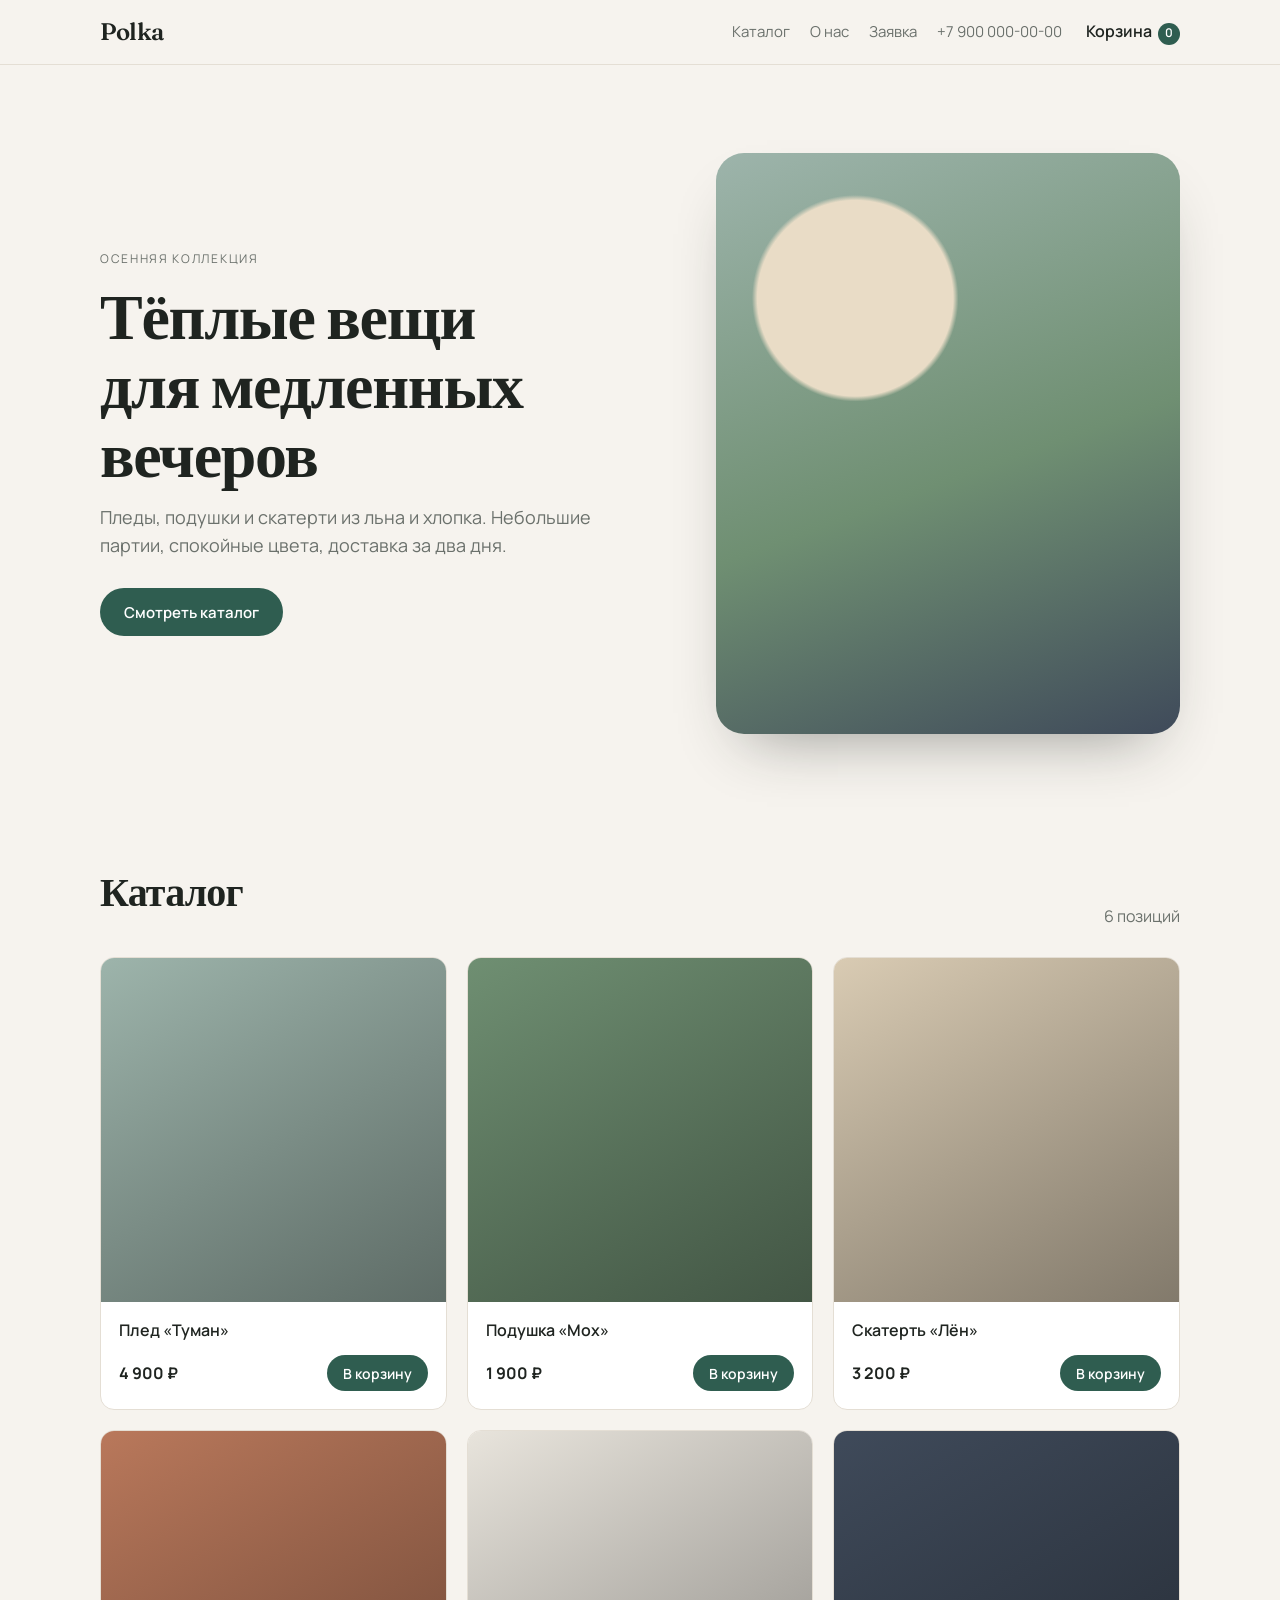
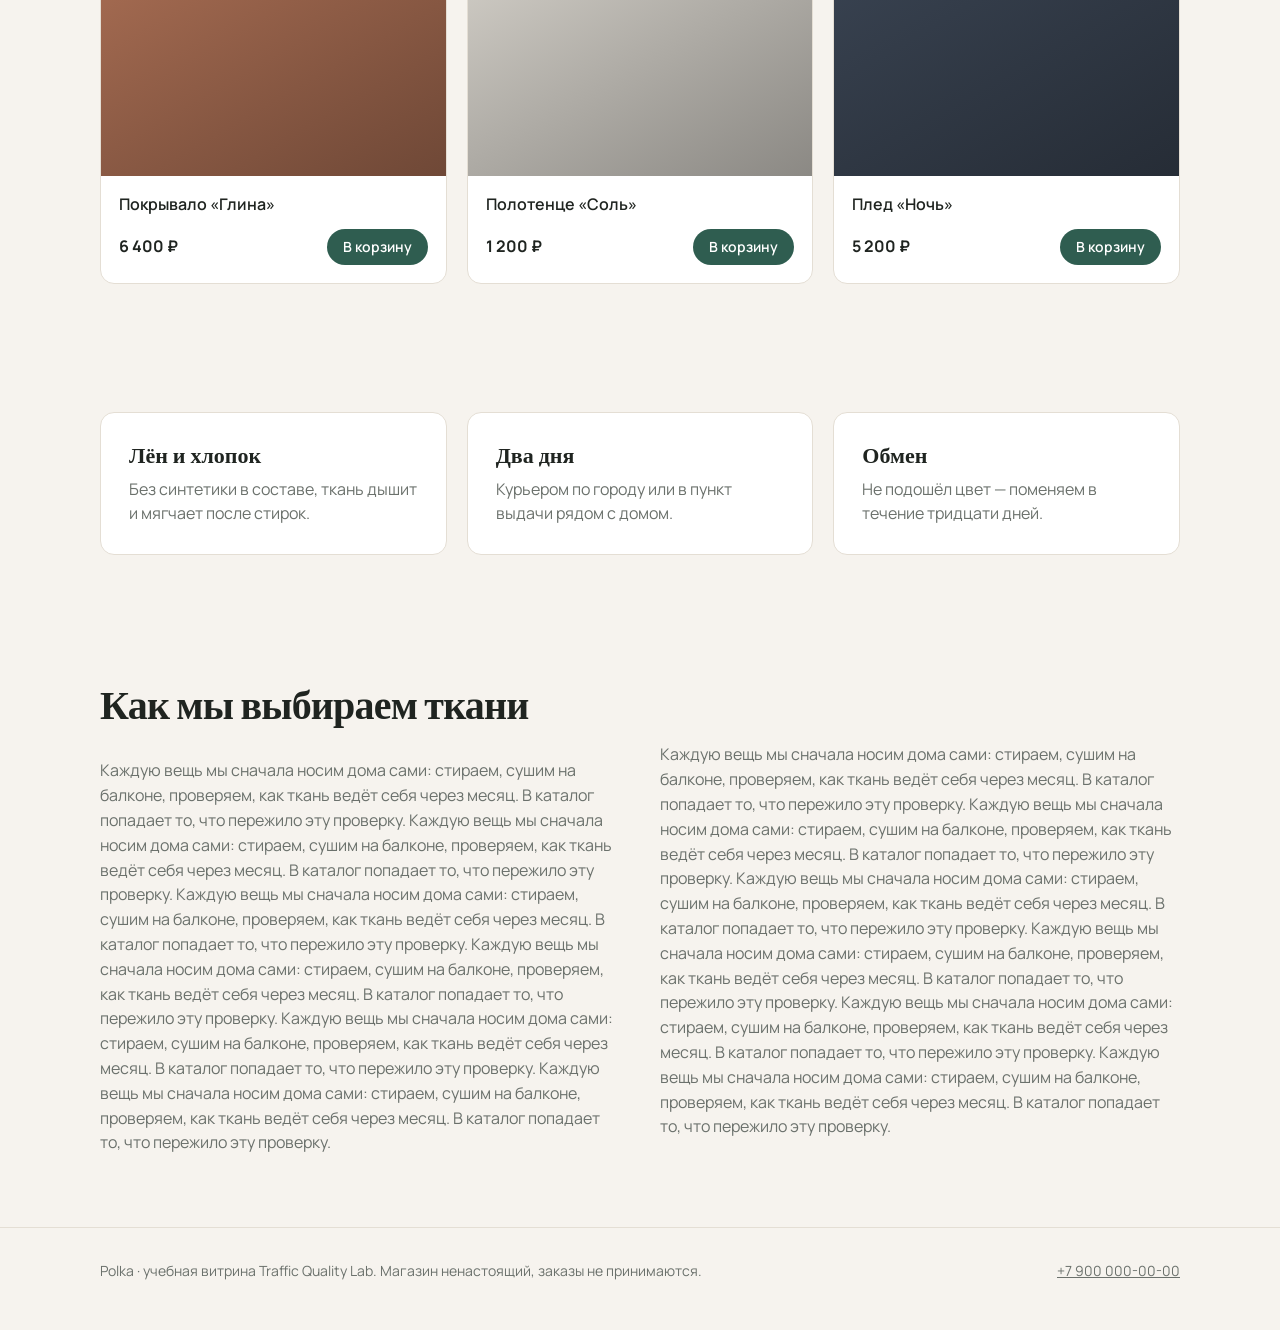
<file: site/index.html>
<!doctype html>
<html lang="ru">
<head>
<meta charset="utf-8">
<meta name="viewport" content="width=device-width, initial-scale=1">
<title>Polka — домашний текстиль</title>
<meta name="description" content="Polka — учебная витрина проекта Traffic Quality Lab. Данные и трафик синтетические.">
<link rel="preconnect" href="https://fonts.googleapis.com">
<link rel="preconnect" href="https://fonts.gstatic.com" crossorigin>
<link href="https://fonts.googleapis.com/css2?family=Fraunces:opsz,wght@9..144,600&family=Manrope:wght@400;600;700&display=swap" rel="stylesheet">
<link rel="stylesheet" href="assets/style.css">
<script src="assets/config.js"></script>
</head>
<body>
<header class="top">
  <div class="wrap">
    <a class="logo" href="index.html">Polka</a>
    <nav class="nav">
      <a href="index.html#catalog">Каталог</a>
      <a href="index.html#about">О нас</a>
      <a href="contact.html">Заявка</a>
      <a data-phone="header" data-phone-text href="#"></a>
    </nav>
    <a class="cart-link" href="cart.html">Корзина<span data-cart-count>0</span></a>
  </div>
</header>
<main>

<section class="wrap hero">
  <div>
    <p class="eyebrow">Осенняя коллекция</p>
    <h1>Тёплые вещи для&nbsp;медленных вечеров</h1>
    <p class="lead">Пледы, подушки и скатерти из льна и хлопка. Небольшие партии, спокойные цвета, доставка за два дня.</p>
    <a class="btn" href="#catalog">Смотреть каталог</a>
  </div>
  <div class="hero-art" role="img" aria-label="Сложенные пледы"></div>
</section>
<section class="section" id="catalog">
  <div class="wrap">
    <div class="section-head"><h2>Каталог</h2><span class="muted">6 позиций</span></div>
    <div class="grid" data-catalog></div>
  </div>
</section>
<section class="section" id="about">
  <div class="wrap">
    <div class="features">
      <div class="feature"><strong>Лён и хлопок</strong><p>Без синтетики в составе, ткань дышит и мягчает после стирок.</p></div>
      <div class="feature"><strong>Два дня</strong><p>Курьером по городу или в пункт выдачи рядом с домом.</p></div>
      <div class="feature"><strong>Обмен</strong><p>Не подошёл цвет — поменяем в течение тридцати дней.</p></div>
    </div>
  </div>
</section>
<section class="section">
  <div class="wrap">
    <h2>Как мы выбираем ткани</h2>
    <div class="story"><p>Каждую вещь мы сначала носим дома сами: стираем, сушим на балконе, проверяем, как ткань ведёт себя через месяц. В каталог попадает то, что пережило эту проверку. Каждую вещь мы сначала носим дома сами: стираем, сушим на балконе, проверяем, как ткань ведёт себя через месяц. В каталог попадает то, что пережило эту проверку. Каждую вещь мы сначала носим дома сами: стираем, сушим на балконе, проверяем, как ткань ведёт себя через месяц. В каталог попадает то, что пережило эту проверку. Каждую вещь мы сначала носим дома сами: стираем, сушим на балконе, проверяем, как ткань ведёт себя через месяц. В каталог попадает то, что пережило эту проверку. Каждую вещь мы сначала носим дома сами: стираем, сушим на балконе, проверяем, как ткань ведёт себя через месяц. В каталог попадает то, что пережило эту проверку. Каждую вещь мы сначала носим дома сами: стираем, сушим на балконе, проверяем, как ткань ведёт себя через месяц. В каталог попадает то, что пережило эту проверку.</p><p>Каждую вещь мы сначала носим дома сами: стираем, сушим на балконе, проверяем, как ткань ведёт себя через месяц. В каталог попадает то, что пережило эту проверку. Каждую вещь мы сначала носим дома сами: стираем, сушим на балконе, проверяем, как ткань ведёт себя через месяц. В каталог попадает то, что пережило эту проверку. Каждую вещь мы сначала носим дома сами: стираем, сушим на балконе, проверяем, как ткань ведёт себя через месяц. В каталог попадает то, что пережило эту проверку. Каждую вещь мы сначала носим дома сами: стираем, сушим на балконе, проверяем, как ткань ведёт себя через месяц. В каталог попадает то, что пережило эту проверку. Каждую вещь мы сначала носим дома сами: стираем, сушим на балконе, проверяем, как ткань ведёт себя через месяц. В каталог попадает то, что пережило эту проверку. Каждую вещь мы сначала носим дома сами: стираем, сушим на балконе, проверяем, как ткань ведёт себя через месяц. В каталог попадает то, что пережило эту проверку.</p></div>
  </div>
</section>
</main>
<footer class="foot">
  <div class="wrap">
    <span>Polka · учебная витрина Traffic Quality Lab. Магазин ненастоящий, заказы не принимаются.</span>
    <a data-phone="footer" data-phone-text href="#"></a>
  </div>
</footer>
<script src="assets/app.js"></script>
</body>
</html>
</file>
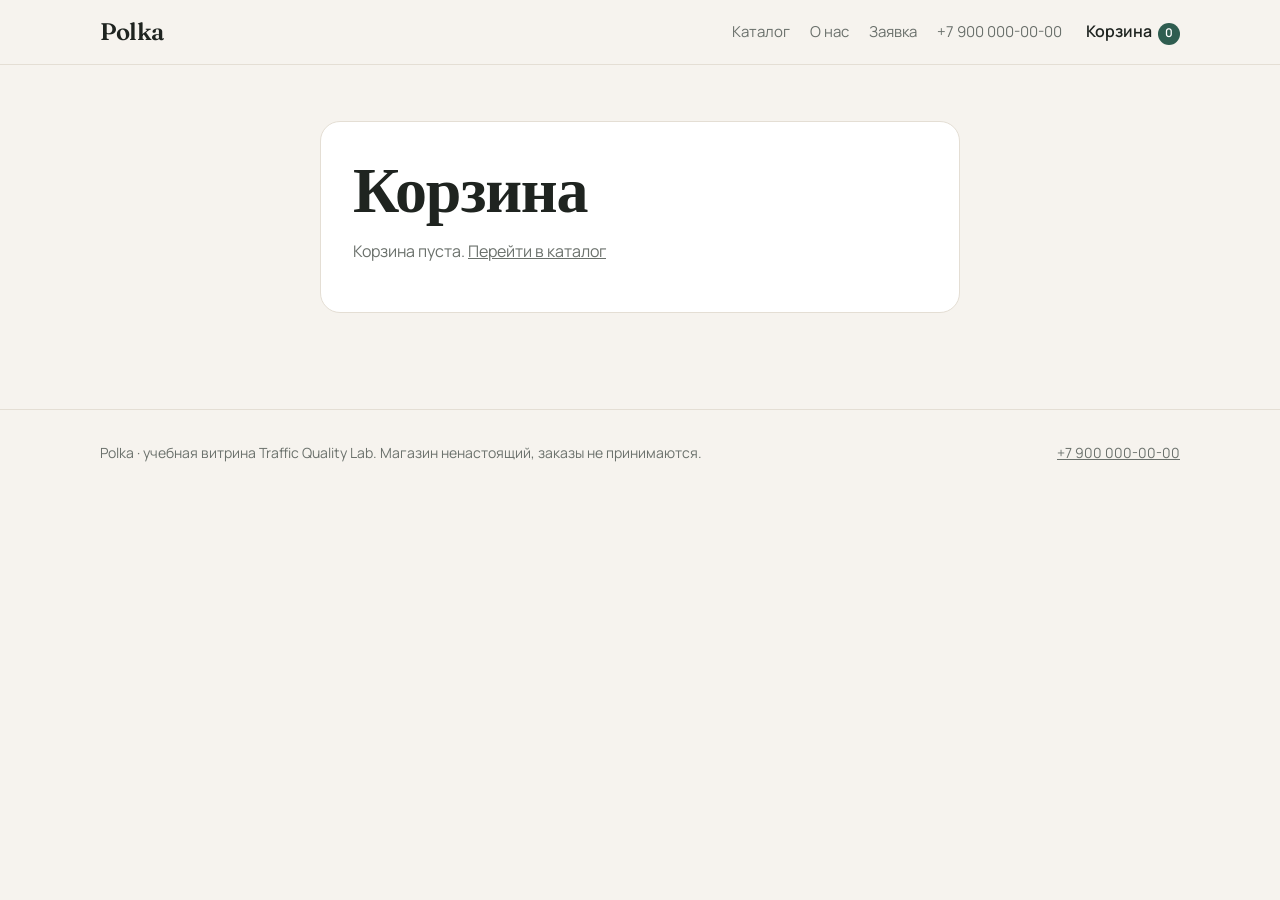
<file: site/cart.html>
<!doctype html>
<html lang="ru">
<head>
<meta charset="utf-8">
<meta name="viewport" content="width=device-width, initial-scale=1">
<title>Корзина — Polka</title>
<meta name="description" content="Polka — учебная витрина проекта Traffic Quality Lab. Данные и трафик синтетические.">
<link rel="preconnect" href="https://fonts.googleapis.com">
<link rel="preconnect" href="https://fonts.gstatic.com" crossorigin>
<link href="https://fonts.googleapis.com/css2?family=Fraunces:opsz,wght@9..144,600&family=Manrope:wght@400;600;700&display=swap" rel="stylesheet">
<link rel="stylesheet" href="assets/style.css">
<script src="assets/config.js"></script>
</head>
<body>
<header class="top">
  <div class="wrap">
    <a class="logo" href="index.html">Polka</a>
    <nav class="nav">
      <a href="index.html#catalog">Каталог</a>
      <a href="index.html#about">О нас</a>
      <a href="contact.html">Заявка</a>
      <a data-phone="header" data-phone-text href="#"></a>
    </nav>
    <a class="cart-link" href="cart.html">Корзина<span data-cart-count>0</span></a>
  </div>
</header>
<main>

<section class="wrap">
  <div class="panel">
    <h1>Корзина</h1>
    <div data-cart></div>
  </div>
</section>
</main>
<footer class="foot">
  <div class="wrap">
    <span>Polka · учебная витрина Traffic Quality Lab. Магазин ненастоящий, заказы не принимаются.</span>
    <a data-phone="footer" data-phone-text href="#"></a>
  </div>
</footer>
<script src="assets/app.js"></script>
</body>
</html>
</file>
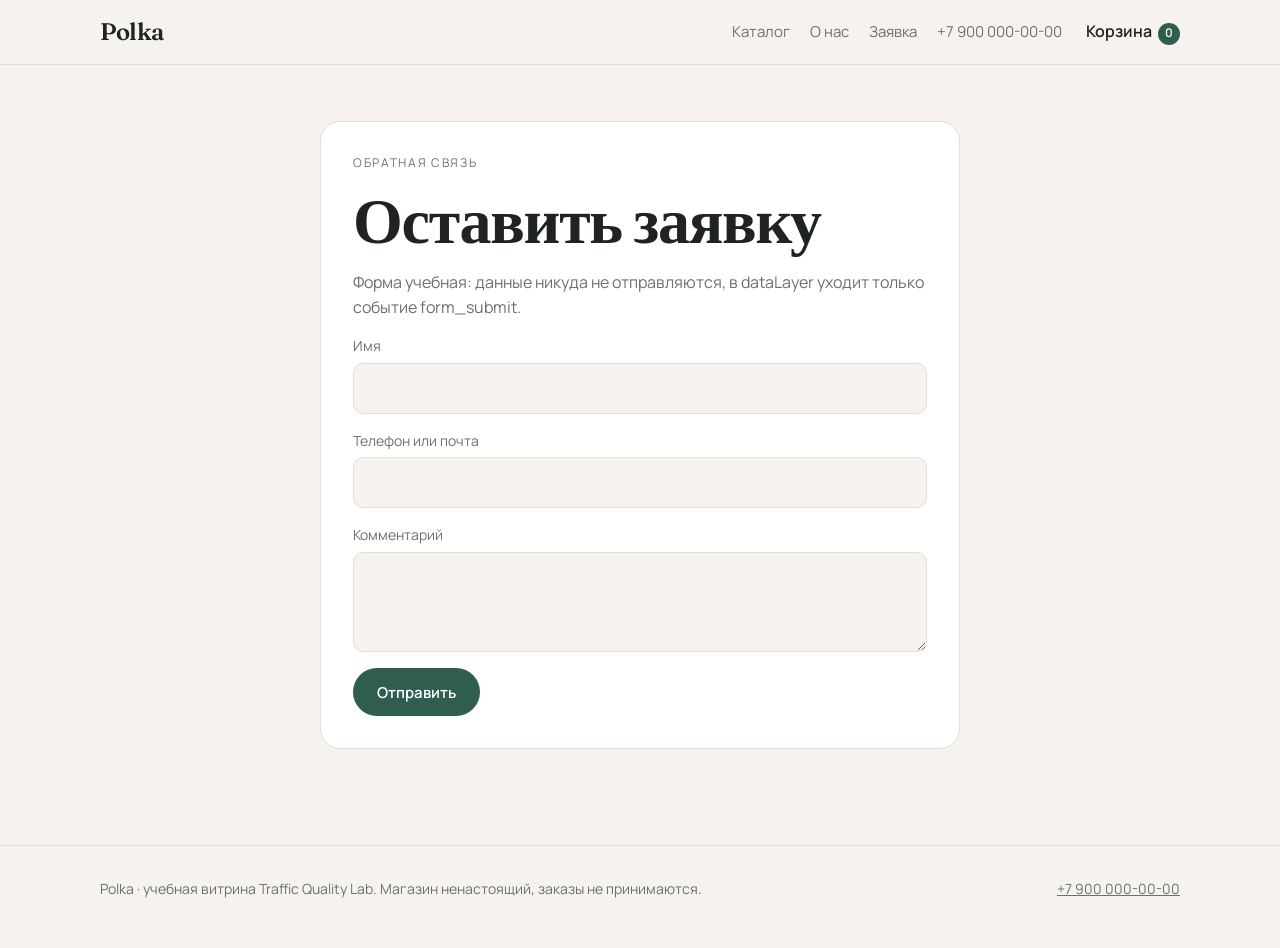
<file: site/contact.html>
<!doctype html>
<html lang="ru">
<head>
<meta charset="utf-8">
<meta name="viewport" content="width=device-width, initial-scale=1">
<title>Заявка — Polka</title>
<meta name="description" content="Polka — учебная витрина проекта Traffic Quality Lab. Данные и трафик синтетические.">
<link rel="preconnect" href="https://fonts.googleapis.com">
<link rel="preconnect" href="https://fonts.gstatic.com" crossorigin>
<link href="https://fonts.googleapis.com/css2?family=Fraunces:opsz,wght@9..144,600&family=Manrope:wght@400;600;700&display=swap" rel="stylesheet">
<link rel="stylesheet" href="assets/style.css">
<script src="assets/config.js"></script>
</head>
<body>
<header class="top">
  <div class="wrap">
    <a class="logo" href="index.html">Polka</a>
    <nav class="nav">
      <a href="index.html#catalog">Каталог</a>
      <a href="index.html#about">О нас</a>
      <a href="contact.html">Заявка</a>
      <a data-phone="header" data-phone-text href="#"></a>
    </nav>
    <a class="cart-link" href="cart.html">Корзина<span data-cart-count>0</span></a>
  </div>
</header>
<main>

<section class="wrap">
  <div class="panel">
    <p class="eyebrow">Обратная связь</p>
    <h1>Оставить заявку</h1>
    <p class="muted">Форма учебная: данные никуда не отправляются, в dataLayer уходит только событие form_submit.</p>
    <form data-lead-form>
      <div class="field"><label for="name">Имя</label><input id="name" name="name" autocomplete="off" required></div>
      <div class="field"><label for="contact">Телефон или почта</label><input id="contact" name="contact" autocomplete="off" required></div>
      <div class="field"><label for="msg">Комментарий</label><textarea id="msg" name="msg" rows="3"></textarea></div>
      <button class="btn" type="submit">Отправить</button>
      <p class="ok" data-form-ok hidden>Спасибо! Заявка принята.</p>
    </form>
  </div>
</section>
</main>
<footer class="foot">
  <div class="wrap">
    <span>Polka · учебная витрина Traffic Quality Lab. Магазин ненастоящий, заказы не принимаются.</span>
    <a data-phone="footer" data-phone-text href="#"></a>
  </div>
</footer>
<script src="assets/app.js"></script>
</body>
</html>
</file>
<file: site/assets/style.css>
:root {
  --bg: #f6f3ee;
  --surface: #ffffff;
  --ink: #1f2420;
  --muted: #6b716c;
  --line: #e4ded4;
  --accent: #2f5d50;
  --accent-ink: #ffffff;
  --radius: 14px;
  --font: "Manrope", system-ui, -apple-system, "Segoe UI", sans-serif;
  --serif: "Fraunces", Georgia, serif;
}

@media (prefers-color-scheme: dark) {
  :root {
    --bg: #151816;
    --surface: #1d211f;
    --ink: #ece8e1;
    --muted: #9aa19c;
    --line: #2c322f;
    --accent: #8fc1ae;
    --accent-ink: #10201a;
  }
}

* { box-sizing: border-box; }
html { scroll-behavior: smooth; }
body {
  margin: 0;
  background: var(--bg);
  color: var(--ink);
  font: 16px/1.55 var(--font);
  -webkit-font-smoothing: antialiased;
}
a { color: inherit; }
img { max-width: 100%; }

.wrap { max-width: 1120px; margin: 0 auto; padding: 0 20px; }

/* header */
.top {
  position: sticky; top: 0; z-index: 10;
  background: color-mix(in srgb, var(--bg) 88%, transparent);
  backdrop-filter: blur(10px);
  border-bottom: 1px solid var(--line);
}
.top .wrap { display: flex; align-items: center; gap: 24px; height: 64px; }
.logo { font: 600 24px/1 var(--serif); text-decoration: none; letter-spacing: -0.02em; }
.nav { display: flex; gap: 20px; margin-left: auto; font-size: 15px; }
.nav a { text-decoration: none; color: var(--muted); }
.nav a:hover { color: var(--ink); }
.cart-link { text-decoration: none; font-weight: 600; }
.cart-link span {
  display: inline-grid; place-items: center; min-width: 22px; height: 22px; padding: 0 6px;
  margin-left: 6px; border-radius: 99px; background: var(--accent); color: var(--accent-ink); font-size: 12px;
}

/* hero */
.hero { padding-top: 88px; padding-bottom: 72px; display: grid; grid-template-columns: 1.1fr 0.9fr; gap: 48px; align-items: center; }
.eyebrow { text-transform: uppercase; letter-spacing: 0.14em; font-size: 12px; color: var(--muted); margin: 0 0 12px; }
h1, h2 { font-family: var(--serif); font-weight: 600; letter-spacing: -0.02em; line-height: 1.08; margin: 0 0 16px; }
h1 { font-size: clamp(36px, 6vw, 64px); }
h2 { font-size: clamp(28px, 4vw, 40px); }
.lead { font-size: 18px; color: var(--muted); max-width: 46ch; margin: 0 0 28px; }
.hero-art {
  aspect-ratio: 4 / 5; border-radius: 28px;
  background:
    radial-gradient(circle at 30% 25%, #e9dcc6 0 18%, transparent 19%),
    linear-gradient(160deg, #9db4ab 0%, #6f8f72 55%, #3f4a5a 100%);
  box-shadow: 0 30px 60px -30px rgba(31, 36, 32, 0.45);
}

.btn {
  display: inline-flex; align-items: center; justify-content: center; gap: 8px;
  height: 48px; padding: 0 24px; border: 0; border-radius: 99px; cursor: pointer;
  background: var(--accent); color: var(--accent-ink); font: 600 15px var(--font); text-decoration: none;
  transition: transform 0.15s ease, opacity 0.15s ease;
}
.btn:hover { transform: translateY(-1px); opacity: 0.92; }
.btn-small { height: 36px; padding: 0 16px; font-size: 14px; }
.btn-ghost { background: transparent; color: var(--ink); border: 1px solid var(--line); }

/* catalog */
.section { padding: 64px 0; }
.section-head { display: flex; justify-content: space-between; align-items: end; gap: 16px; margin-bottom: 28px; }
.grid { display: grid; grid-template-columns: repeat(3, 1fr); gap: 20px; }
.card { background: var(--surface); border: 1px solid var(--line); border-radius: var(--radius); overflow: hidden; }
.card-media { display: block; aspect-ratio: 1 / 1; background: linear-gradient(150deg, var(--tone), color-mix(in srgb, var(--tone) 60%, #000)); }
.card-body { padding: 16px 18px 18px; }
.card-title { display: block; font-weight: 600; text-decoration: none; margin-bottom: 12px; }
.card-row { display: flex; justify-content: space-between; align-items: center; gap: 12px; }
.price { font-weight: 700; }
.price-big { font-size: 28px; margin: 0 0 24px; }

/* features */
.features { display: grid; grid-template-columns: repeat(3, 1fr); gap: 20px; }
.feature { padding: 28px; border-radius: var(--radius); background: var(--surface); border: 1px solid var(--line); }
.feature strong { display: block; font: 600 22px var(--serif); margin-bottom: 8px; }
.feature p { margin: 0; color: var(--muted); }

/* product */
.product { display: grid; grid-template-columns: 1fr 1fr; gap: 48px; padding-top: 56px; padding-bottom: 80px; align-items: center; }
.product-media { aspect-ratio: 1 / 1; border-radius: 24px; background: linear-gradient(150deg, var(--tone), color-mix(in srgb, var(--tone) 55%, #000)); }

/* cart & form */
.panel { max-width: 640px; margin: 56px auto 96px; background: var(--surface); border: 1px solid var(--line); border-radius: 20px; padding: 32px; }
.cart-list { list-style: none; padding: 0; margin: 0 0 16px; }
.cart-list li { display: flex; justify-content: space-between; padding: 12px 0; border-bottom: 1px solid var(--line); }
.cart-total { display: flex; justify-content: space-between; font-size: 18px; margin: 16px 0 24px; }
.field { display: grid; gap: 6px; margin-bottom: 16px; }
.field label { font-size: 14px; color: var(--muted); }
.field input, .field textarea {
  font: inherit; color: inherit; padding: 12px 14px; border-radius: 10px;
  border: 1px solid var(--line); background: var(--bg);
}
.field input:focus, .field textarea:focus { outline: 2px solid var(--accent); outline-offset: 1px; }
.ok { margin-top: 16px; padding: 14px 16px; border-radius: 10px; background: color-mix(in srgb, var(--accent) 14%, transparent); }
.muted { color: var(--muted); }

/* footer */
.foot { border-top: 1px solid var(--line); padding: 32px 0 48px; color: var(--muted); font-size: 14px; }
.foot .wrap { display: flex; justify-content: space-between; gap: 16px; flex-wrap: wrap; }

.toast {
  position: fixed; left: 50%; bottom: 24px; transform: translate(-50%, 20px);
  background: var(--ink); color: var(--bg); padding: 12px 18px; border-radius: 99px;
  font-size: 14px; opacity: 0; pointer-events: none; transition: 0.2s ease;
}
.toast.show { opacity: 1; transform: translate(-50%, 0); }

/* long page for scroll_50 */
.story { columns: 2; column-gap: 40px; color: var(--muted); }

@media (max-width: 820px) {
  .hero, .product { grid-template-columns: 1fr; padding-top: 40px; }
  .hero-art { aspect-ratio: 16 / 10; }
  .grid, .features { grid-template-columns: 1fr 1fr; }
  .story { columns: 1; }
  .nav { display: none; }
  .cart-link { margin-left: auto; }
}
@media (max-width: 520px) {
  .grid, .features { grid-template-columns: 1fr; }
  .panel { padding: 22px; margin: 32px 0 64px; }
}
</file>
